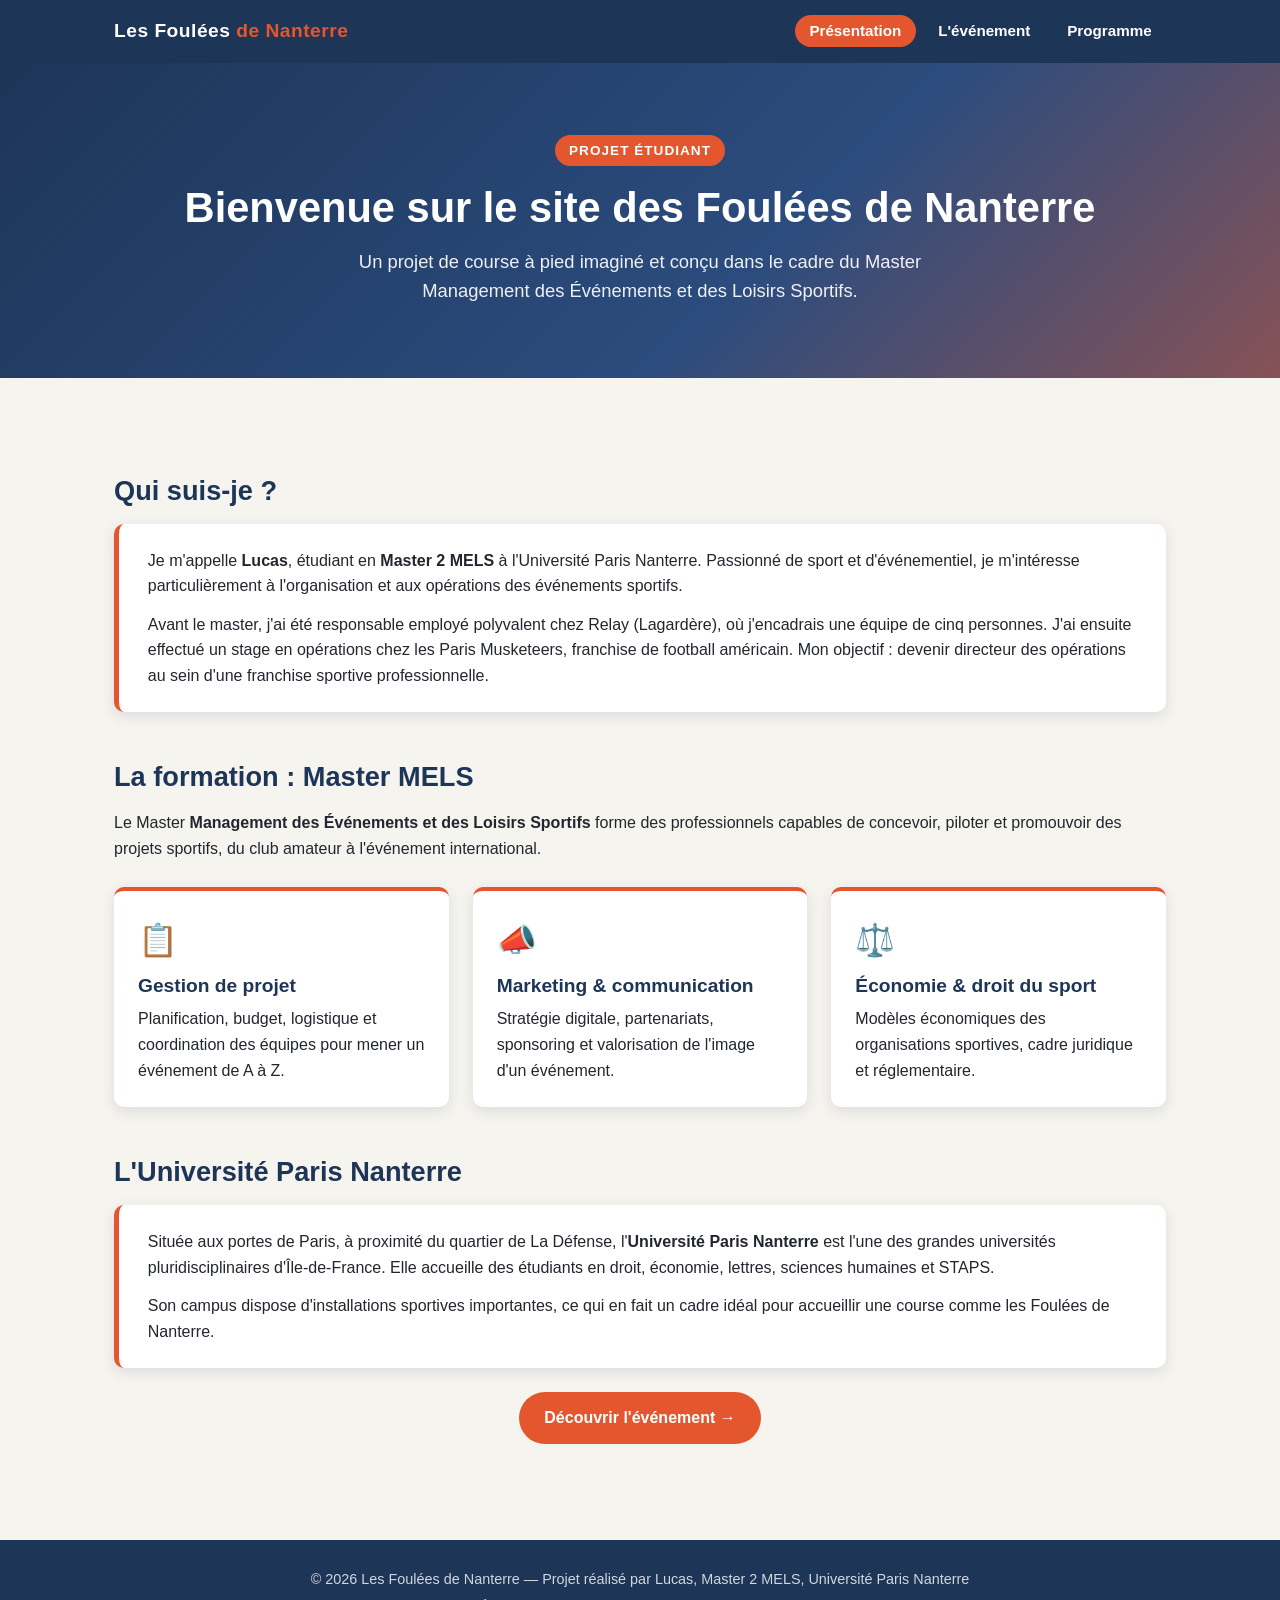
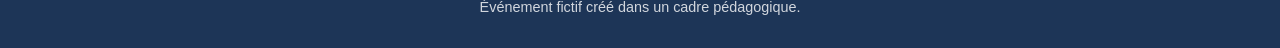
<file: index.html>
<!DOCTYPE html>
<html lang="fr">
<head>
  <meta charset="UTF-8">
  <meta name="viewport" content="width=device-width, initial-scale=1.0">
  <title>Présentation | Les Foulées de Nanterre</title>
  <link rel="stylesheet" href="style.css">
</head>
<body>

  <!-- En-tête et navigation -->
  <header>
    <nav class="nav">
      <a href="index.html" class="logo">Les Foulées <span>de Nanterre</span></a>
      <ul>
        <li><a href="index.html" class="actif">Présentation</a></li>
        <li><a href="evenement.html">L'événement</a></li>
        <li><a href="programme.html">Programme</a></li>
      </ul>
    </nav>
  </header>

  <!-- Bandeau -->
  <section class="hero">
    <span class="badge">Projet étudiant</span>
    <h1>Bienvenue sur le site des Foulées de Nanterre</h1>
    <p>Un projet de course à pied imaginé et conçu dans le cadre du Master Management des Événements et des Loisirs Sportifs.</p>
  </section>

  <main>

    <!-- L'étudiant -->
    <section>
      <h2>Qui suis-je ?</h2>
      <div class="encadre">
        <p>Je m'appelle <strong>Lucas</strong>, étudiant en <strong>Master 2 MELS</strong> à l'Université Paris Nanterre. Passionné de sport et d'événementiel, je m'intéresse particulièrement à l'organisation et aux opérations des événements sportifs.</p>
        <p>Avant le master, j'ai été responsable employé polyvalent chez Relay (Lagardère), où j'encadrais une équipe de cinq personnes. J'ai ensuite effectué un stage en opérations chez les Paris Musketeers, franchise de football américain. Mon objectif : devenir directeur des opérations au sein d'une franchise sportive professionnelle.</p>
      </div>
    </section>

    <!-- La formation -->
    <section>
      <h2>La formation : Master MELS</h2>
      <p>Le Master <strong>Management des Événements et des Loisirs Sportifs</strong> forme des professionnels capables de concevoir, piloter et promouvoir des projets sportifs, du club amateur à l'événement international.</p>
      <br>
      <div class="grille">
        <div class="carte">
          <div class="icone">📋</div>
          <h3>Gestion de projet</h3>
          <p>Planification, budget, logistique et coordination des équipes pour mener un événement de A à Z.</p>
        </div>
        <div class="carte">
          <div class="icone">📣</div>
          <h3>Marketing & communication</h3>
          <p>Stratégie digitale, partenariats, sponsoring et valorisation de l'image d'un événement.</p>
        </div>
        <div class="carte">
          <div class="icone">⚖️</div>
          <h3>Économie & droit du sport</h3>
          <p>Modèles économiques des organisations sportives, cadre juridique et réglementaire.</p>
        </div>
      </div>
    </section>

    <!-- L'université -->
    <section>
      <h2>L'Université Paris Nanterre</h2>
      <div class="encadre">
        <p>Située aux portes de Paris, à proximité du quartier de La Défense, l'<strong>Université Paris Nanterre</strong> est l'une des grandes universités pluridisciplinaires d'Île-de-France. Elle accueille des étudiants en droit, économie, lettres, sciences humaines et STAPS.</p>
        <p>Son campus dispose d'installations sportives importantes, ce qui en fait un cadre idéal pour accueillir une course comme les Foulées de Nanterre.</p>
      </div>
      <div class="centre">
        <a href="evenement.html" class="bouton">Découvrir l'événement →</a>
      </div>
    </section>

  </main>

  <!-- Pied de page -->
  <footer>
    <p>© 2026 Les Foulées de Nanterre — Projet réalisé par Lucas, Master 2 MELS, Université Paris Nanterre</p>
    <p>Événement fictif créé dans un cadre pédagogique.</p>
  </footer>

</body>
</html>
</file>
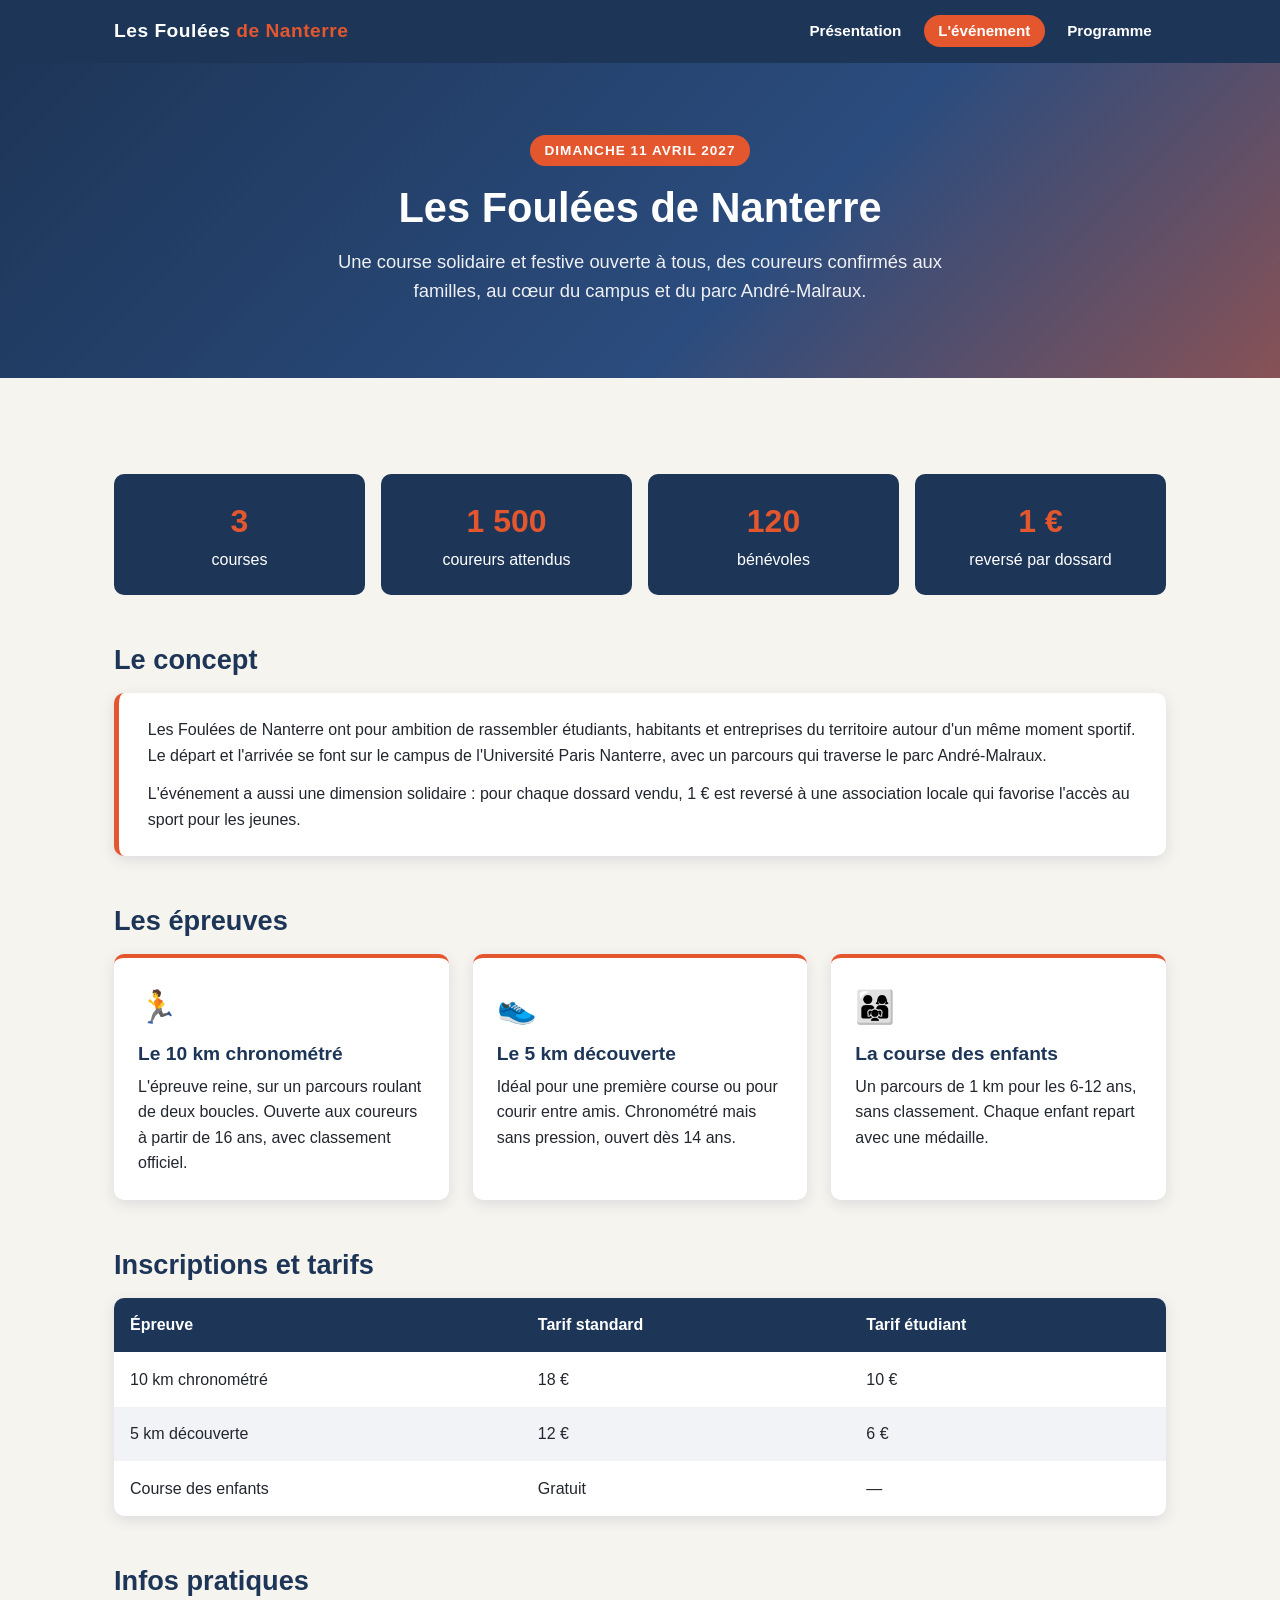
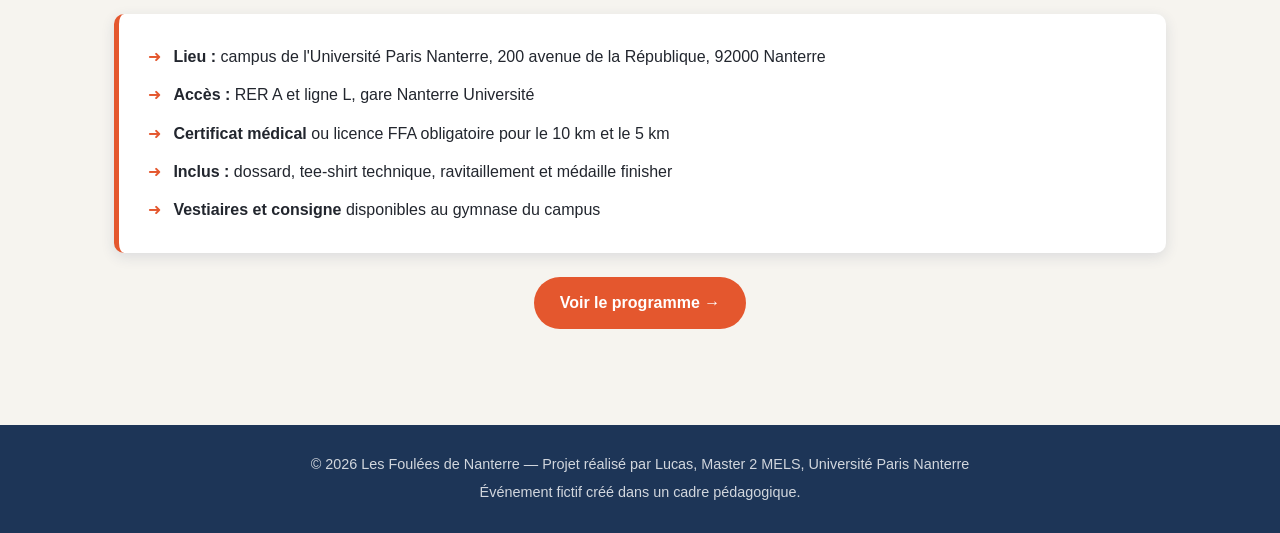
<file: evenement.html>
<!DOCTYPE html>
<html lang="fr">
<head>
  <meta charset="UTF-8">
  <meta name="viewport" content="width=device-width, initial-scale=1.0">
  <title>L'événement | Les Foulées de Nanterre</title>
  <link rel="stylesheet" href="style.css">
</head>
<body>

  <!-- En-tête et navigation -->
  <header>
    <nav class="nav">
      <a href="index.html" class="logo">Les Foulées <span>de Nanterre</span></a>
      <ul>
        <li><a href="index.html">Présentation</a></li>
        <li><a href="evenement.html" class="actif">L'événement</a></li>
        <li><a href="programme.html">Programme</a></li>
      </ul>
    </nav>
  </header>

  <!-- Bandeau -->
  <section class="hero">
    <span class="badge">Dimanche 11 avril 2027</span>
    <h1>Les Foulées de Nanterre</h1>
    <p>Une course solidaire et festive ouverte à tous, des coureurs confirmés aux familles, au cœur du campus et du parc André-Malraux.</p>
  </section>

  <main>

    <!-- Chiffres clés -->
    <section>
      <div class="chiffres">
        <div class="chiffre"><strong>3</strong>courses</div>
        <div class="chiffre"><strong>1 500</strong>coureurs attendus</div>
        <div class="chiffre"><strong>120</strong>bénévoles</div>
        <div class="chiffre"><strong>1 €</strong>reversé par dossard</div>
      </div>
    </section>

    <!-- Le concept -->
    <section>
      <h2>Le concept</h2>
      <div class="encadre">
        <p>Les Foulées de Nanterre ont pour ambition de rassembler étudiants, habitants et entreprises du territoire autour d'un même moment sportif. Le départ et l'arrivée se font sur le campus de l'Université Paris Nanterre, avec un parcours qui traverse le parc André-Malraux.</p>
        <p>L'événement a aussi une dimension solidaire : pour chaque dossard vendu, 1 € est reversé à une association locale qui favorise l'accès au sport pour les jeunes.</p>
      </div>
    </section>

    <!-- Les courses -->
    <section>
      <h2>Les épreuves</h2>
      <div class="grille">
        <div class="carte">
          <div class="icone">🏃</div>
          <h3>Le 10 km chronométré</h3>
          <p>L'épreuve reine, sur un parcours roulant de deux boucles. Ouverte aux coureurs à partir de 16 ans, avec classement officiel.</p>
        </div>
        <div class="carte">
          <div class="icone">👟</div>
          <h3>Le 5 km découverte</h3>
          <p>Idéal pour une première course ou pour courir entre amis. Chronométré mais sans pression, ouvert dès 14 ans.</p>
        </div>
        <div class="carte">
          <div class="icone">👨‍👩‍👧</div>
          <h3>La course des enfants</h3>
          <p>Un parcours de 1 km pour les 6-12 ans, sans classement. Chaque enfant repart avec une médaille.</p>
        </div>
      </div>
    </section>

    <!-- Tarifs -->
    <section>
      <h2>Inscriptions et tarifs</h2>
      <table>
        <thead>
          <tr>
            <th>Épreuve</th>
            <th>Tarif standard</th>
            <th>Tarif étudiant</th>
          </tr>
        </thead>
        <tbody>
          <tr>
            <td>10 km chronométré</td>
            <td>18 €</td>
            <td>10 €</td>
          </tr>
          <tr>
            <td>5 km découverte</td>
            <td>12 €</td>
            <td>6 €</td>
          </tr>
          <tr>
            <td>Course des enfants</td>
            <td>Gratuit</td>
            <td>—</td>
          </tr>
        </tbody>
      </table>
    </section>

    <!-- Infos pratiques -->
    <section>
      <h2>Infos pratiques</h2>
      <div class="encadre">
        <ul class="liste">
          <li><strong>Lieu :</strong> campus de l'Université Paris Nanterre, 200 avenue de la République, 92000 Nanterre</li>
          <li><strong>Accès :</strong> RER A et ligne L, gare Nanterre Université</li>
          <li><strong>Certificat médical</strong> ou licence FFA obligatoire pour le 10 km et le 5 km</li>
          <li><strong>Inclus :</strong> dossard, tee-shirt technique, ravitaillement et médaille finisher</li>
          <li><strong>Vestiaires et consigne</strong> disponibles au gymnase du campus</li>
        </ul>
      </div>
      <div class="centre">
        <a href="programme.html" class="bouton">Voir le programme →</a>
      </div>
    </section>

  </main>

  <!-- Pied de page -->
  <footer>
    <p>© 2026 Les Foulées de Nanterre — Projet réalisé par Lucas, Master 2 MELS, Université Paris Nanterre</p>
    <p>Événement fictif créé dans un cadre pédagogique.</p>
  </footer>

</body>
</html>
</file>
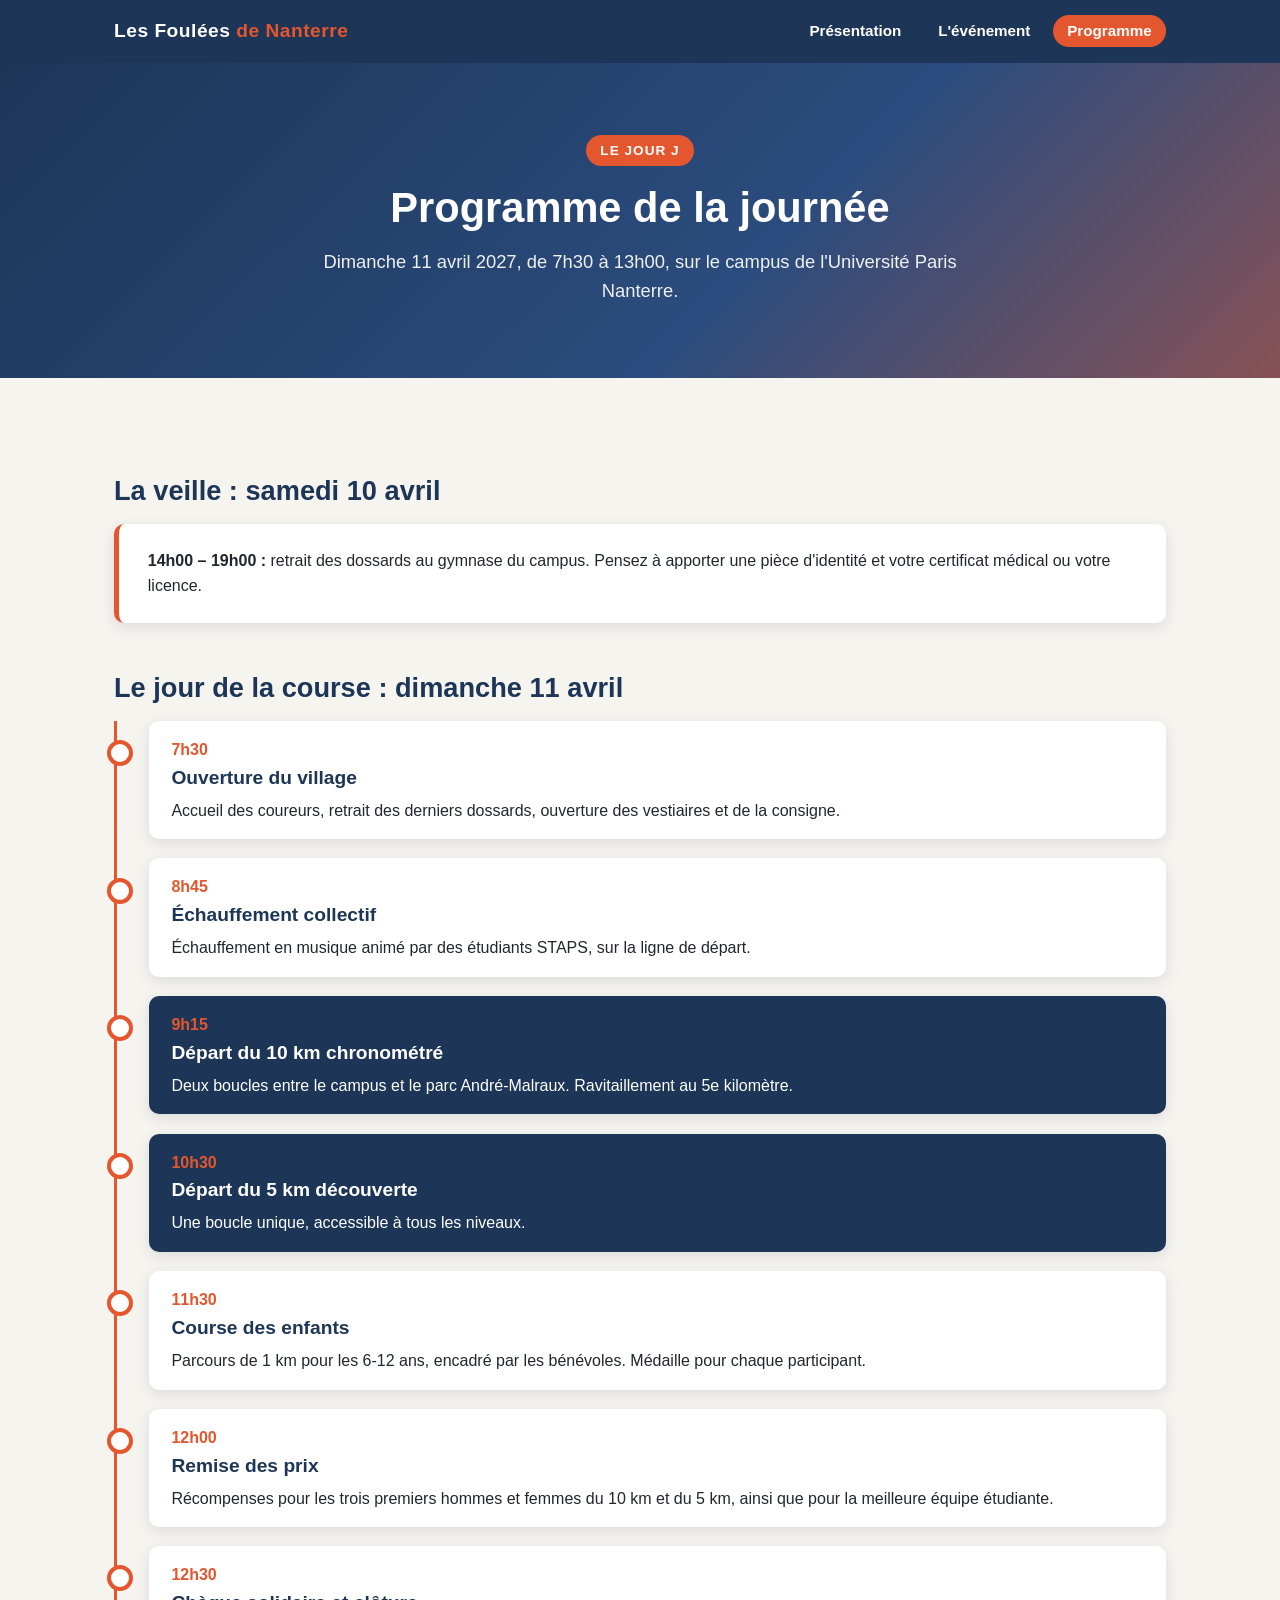
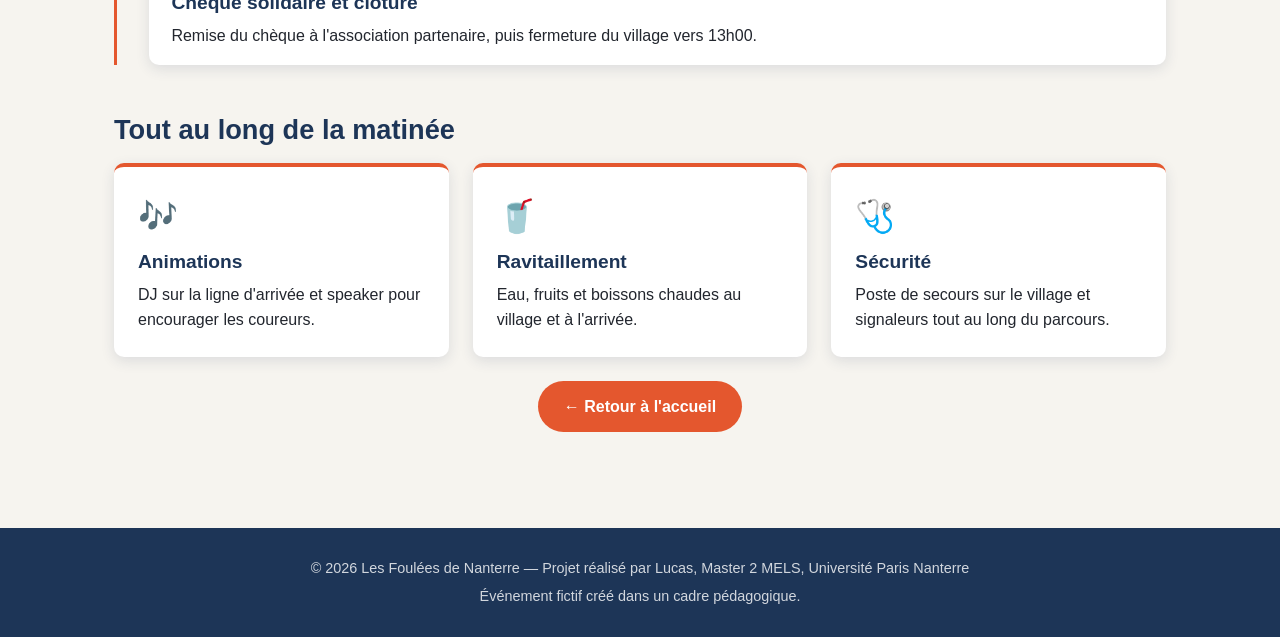
<file: programme.html>
<!DOCTYPE html>
<html lang="fr">
<head>
  <meta charset="UTF-8">
  <meta name="viewport" content="width=device-width, initial-scale=1.0">
  <title>Programme | Les Foulées de Nanterre</title>
  <link rel="stylesheet" href="style.css">
</head>
<body>

  <!-- En-tête et navigation -->
  <header>
    <nav class="nav">
      <a href="index.html" class="logo">Les Foulées <span>de Nanterre</span></a>
      <ul>
        <li><a href="index.html">Présentation</a></li>
        <li><a href="evenement.html">L'événement</a></li>
        <li><a href="programme.html" class="actif">Programme</a></li>
      </ul>
    </nav>
  </header>

  <!-- Bandeau -->
  <section class="hero">
    <span class="badge">Le jour J</span>
    <h1>Programme de la journée</h1>
    <p>Dimanche 11 avril 2027, de 7h30 à 13h00, sur le campus de l'Université Paris Nanterre.</p>
  </section>

  <main>

    <!-- Avant la course -->
    <section>
      <h2>La veille : samedi 10 avril</h2>
      <div class="encadre">
        <p><strong>14h00 – 19h00 :</strong> retrait des dossards au gymnase du campus. Pensez à apporter une pièce d'identité et votre certificat médical ou votre licence.</p>
      </div>
    </section>

    <!-- Déroulé -->
    <section>
      <h2>Le jour de la course : dimanche 11 avril</h2>
      <div class="frise">

        <div class="etape">
          <span class="heure">7h30</span>
          <h3>Ouverture du village</h3>
          <p>Accueil des coureurs, retrait des derniers dossards, ouverture des vestiaires et de la consigne.</p>
        </div>

        <div class="etape">
          <span class="heure">8h45</span>
          <h3>Échauffement collectif</h3>
          <p>Échauffement en musique animé par des étudiants STAPS, sur la ligne de départ.</p>
        </div>

        <div class="etape forte">
          <span class="heure">9h15</span>
          <h3>Départ du 10 km chronométré</h3>
          <p>Deux boucles entre le campus et le parc André-Malraux. Ravitaillement au 5e kilomètre.</p>
        </div>

        <div class="etape forte">
          <span class="heure">10h30</span>
          <h3>Départ du 5 km découverte</h3>
          <p>Une boucle unique, accessible à tous les niveaux.</p>
        </div>

        <div class="etape">
          <span class="heure">11h30</span>
          <h3>Course des enfants</h3>
          <p>Parcours de 1 km pour les 6-12 ans, encadré par les bénévoles. Médaille pour chaque participant.</p>
        </div>

        <div class="etape">
          <span class="heure">12h00</span>
          <h3>Remise des prix</h3>
          <p>Récompenses pour les trois premiers hommes et femmes du 10 km et du 5 km, ainsi que pour la meilleure équipe étudiante.</p>
        </div>

        <div class="etape">
          <span class="heure">12h30</span>
          <h3>Chèque solidaire et clôture</h3>
          <p>Remise du chèque à l'association partenaire, puis fermeture du village vers 13h00.</p>
        </div>

      </div>
    </section>

    <!-- Animations -->
    <section>
      <h2>Tout au long de la matinée</h2>
      <div class="grille">
        <div class="carte">
          <div class="icone">🎶</div>
          <h3>Animations</h3>
          <p>DJ sur la ligne d'arrivée et speaker pour encourager les coureurs.</p>
        </div>
        <div class="carte">
          <div class="icone">🥤</div>
          <h3>Ravitaillement</h3>
          <p>Eau, fruits et boissons chaudes au village et à l'arrivée.</p>
        </div>
        <div class="carte">
          <div class="icone">🩺</div>
          <h3>Sécurité</h3>
          <p>Poste de secours sur le village et signaleurs tout au long du parcours.</p>
        </div>
      </div>
      <div class="centre">
        <a href="index.html" class="bouton">← Retour à l'accueil</a>
      </div>
    </section>

  </main>

  <!-- Pied de page -->
  <footer>
    <p>© 2026 Les Foulées de Nanterre — Projet réalisé par Lucas, Master 2 MELS, Université Paris Nanterre</p>
    <p>Événement fictif créé dans un cadre pédagogique.</p>
  </footer>

</body>
</html>
</file>
<file: style.css>
/* =========================================================
   Les Foulées de Nanterre — Feuille de style commune
   ========================================================= */

/* ---------- Variables ---------- */
:root {
  --primaire: #e4572e;      /* orange "dossard" */
  --secondaire: #1d3557;    /* bleu nuit */
  --clair: #f6f4ef;         /* fond crème */
  --blanc: #ffffff;
  --texte: #22262e;
  --gris: #6b7280;
  --rayon: 10px;
  --ombre: 0 4px 14px rgba(29, 53, 87, 0.12);
}

/* ---------- Base ---------- */
* {
  box-sizing: border-box;
  margin: 0;
  padding: 0;
}

body {
  font-family: "Segoe UI", Roboto, Arial, sans-serif;
  background-color: var(--clair);
  color: var(--texte);
  line-height: 1.6;
}

a {
  color: var(--primaire);
}

h1, h2, h3 {
  color: var(--secondaire);
  line-height: 1.25;
}

h2 {
  font-size: 1.7rem;
  margin-bottom: 1rem;
}

h3 {
  font-size: 1.2rem;
  margin-bottom: 0.5rem;
}

p + p {
  margin-top: 0.8rem;
}

/* ---------- En-tête & navigation ---------- */
header {
  background-color: var(--secondaire);
  position: sticky;
  top: 0;
  z-index: 10;
}

.nav {
  max-width: 1100px;
  margin: 0 auto;
  padding: 1rem 1.5rem;
  display: flex;
  justify-content: space-between;
  align-items: center;
  flex-wrap: wrap;
  gap: 1rem;
}

.logo {
  color: var(--blanc);
  font-weight: 800;
  font-size: 1.2rem;
  text-decoration: none;
  letter-spacing: 0.5px;
}

.logo span {
  color: var(--primaire);
}

.nav ul {
  list-style: none;
  display: flex;
  gap: 0.5rem;
  flex-wrap: wrap;
}

.nav ul a {
  color: var(--blanc);
  text-decoration: none;
  padding: 0.45rem 0.9rem;
  border-radius: 999px;
  font-weight: 600;
  font-size: 0.95rem;
  transition: background-color 0.2s;
}

.nav ul a:hover {
  background-color: rgba(255, 255, 255, 0.15);
}

/* Lien de la page en cours */
.nav ul a.actif {
  background-color: var(--primaire);
}

/* ---------- Bandeau (hero) ---------- */
.hero {
  background: linear-gradient(135deg, var(--secondaire) 0%, #2b4c7e 60%, var(--primaire) 140%);
  color: var(--blanc);
  text-align: center;
  padding: 4.5rem 1.5rem;
}

.hero h1 {
  color: var(--blanc);
  font-size: 2.6rem;
  margin-bottom: 0.8rem;
}

.hero p {
  max-width: 650px;
  margin: 0 auto;
  font-size: 1.15rem;
  opacity: 0.92;
}

.badge {
  display: inline-block;
  background-color: var(--primaire);
  color: var(--blanc);
  font-weight: 700;
  font-size: 0.85rem;
  text-transform: uppercase;
  letter-spacing: 1px;
  padding: 0.3rem 0.9rem;
  border-radius: 999px;
  margin-bottom: 1rem;
}

/* ---------- Contenu principal ---------- */
main {
  max-width: 1100px;
  margin: 0 auto;
  padding: 3rem 1.5rem;
}

section {
  margin-bottom: 3rem;
}

/* ---------- Grille de cartes ---------- */
.grille {
  display: grid;
  grid-template-columns: repeat(auto-fit, minmax(260px, 1fr));
  gap: 1.5rem;
}

.carte {
  background-color: var(--blanc);
  border-radius: var(--rayon);
  padding: 1.5rem;
  box-shadow: var(--ombre);
  border-top: 4px solid var(--primaire);
}

.carte .icone {
  font-size: 2rem;
  margin-bottom: 0.5rem;
}

/* ---------- Bloc mis en avant ---------- */
.encadre {
  background-color: var(--blanc);
  border-left: 5px solid var(--primaire);
  border-radius: var(--rayon);
  padding: 1.5rem 1.8rem;
  box-shadow: var(--ombre);
}

/* ---------- Chiffres clés ---------- */
.chiffres {
  display: grid;
  grid-template-columns: repeat(auto-fit, minmax(170px, 1fr));
  gap: 1rem;
  text-align: center;
}

.chiffre {
  background-color: var(--secondaire);
  color: var(--blanc);
  border-radius: var(--rayon);
  padding: 1.4rem 1rem;
}

.chiffre strong {
  display: block;
  font-size: 2rem;
  color: var(--primaire);
}

/* ---------- Listes ---------- */
.liste {
  list-style: none;
}

.liste li {
  padding: 0.4rem 0 0.4rem 1.6rem;
  position: relative;
}

.liste li::before {
  content: "➜";
  color: var(--primaire);
  position: absolute;
  left: 0;
}

/* ---------- Tableau des tarifs ---------- */
table {
  width: 100%;
  border-collapse: collapse;
  background-color: var(--blanc);
  border-radius: var(--rayon);
  overflow: hidden;
  box-shadow: var(--ombre);
}

th, td {
  padding: 0.9rem 1rem;
  text-align: left;
}

th {
  background-color: var(--secondaire);
  color: var(--blanc);
}

tr:nth-child(even) td {
  background-color: #f1f3f7;
}

/* ---------- Programme (frise chronologique) ---------- */
.frise {
  position: relative;
  padding-left: 2rem;
  border-left: 3px solid var(--primaire);
}

.etape {
  position: relative;
  background-color: var(--blanc);
  border-radius: var(--rayon);
  padding: 1rem 1.4rem;
  margin-bottom: 1.2rem;
  box-shadow: var(--ombre);
}

/* Pastille sur la ligne */
.etape::before {
  content: "";
  position: absolute;
  left: -2.65rem;
  top: 1.2rem;
  width: 18px;
  height: 18px;
  background-color: var(--blanc);
  border: 4px solid var(--primaire);
  border-radius: 50%;
}

.heure {
  display: inline-block;
  font-weight: 800;
  color: var(--primaire);
  margin-bottom: 0.2rem;
}

.etape.forte {
  background-color: var(--secondaire);
  color: var(--blanc);
}

.etape.forte h3 {
  color: var(--blanc);
}

/* ---------- Bouton ---------- */
.bouton {
  display: inline-block;
  background-color: var(--primaire);
  color: var(--blanc);
  text-decoration: none;
  font-weight: 700;
  padding: 0.8rem 1.6rem;
  border-radius: 999px;
  margin-top: 1.5rem;
  transition: transform 0.2s, box-shadow 0.2s;
}

.bouton:hover {
  transform: translateY(-2px);
  box-shadow: 0 6px 16px rgba(228, 87, 46, 0.4);
}

.centre {
  text-align: center;
}

/* ---------- Pied de page ---------- */
footer {
  background-color: var(--secondaire);
  color: rgba(255, 255, 255, 0.8);
  text-align: center;
  padding: 1.8rem 1.5rem;
  font-size: 0.9rem;
}

footer p + p {
  margin-top: 0.3rem;
}

/* ---------- Responsive ---------- */
@media (max-width: 700px) {
  .nav {
    justify-content: center;
  }

  .hero {
    padding: 3rem 1.2rem;
  }

  .hero h1 {
    font-size: 1.9rem;
  }

  h2 {
    font-size: 1.4rem;
  }

  th, td {
    padding: 0.7rem;
    font-size: 0.9rem;
  }
}
</file>
